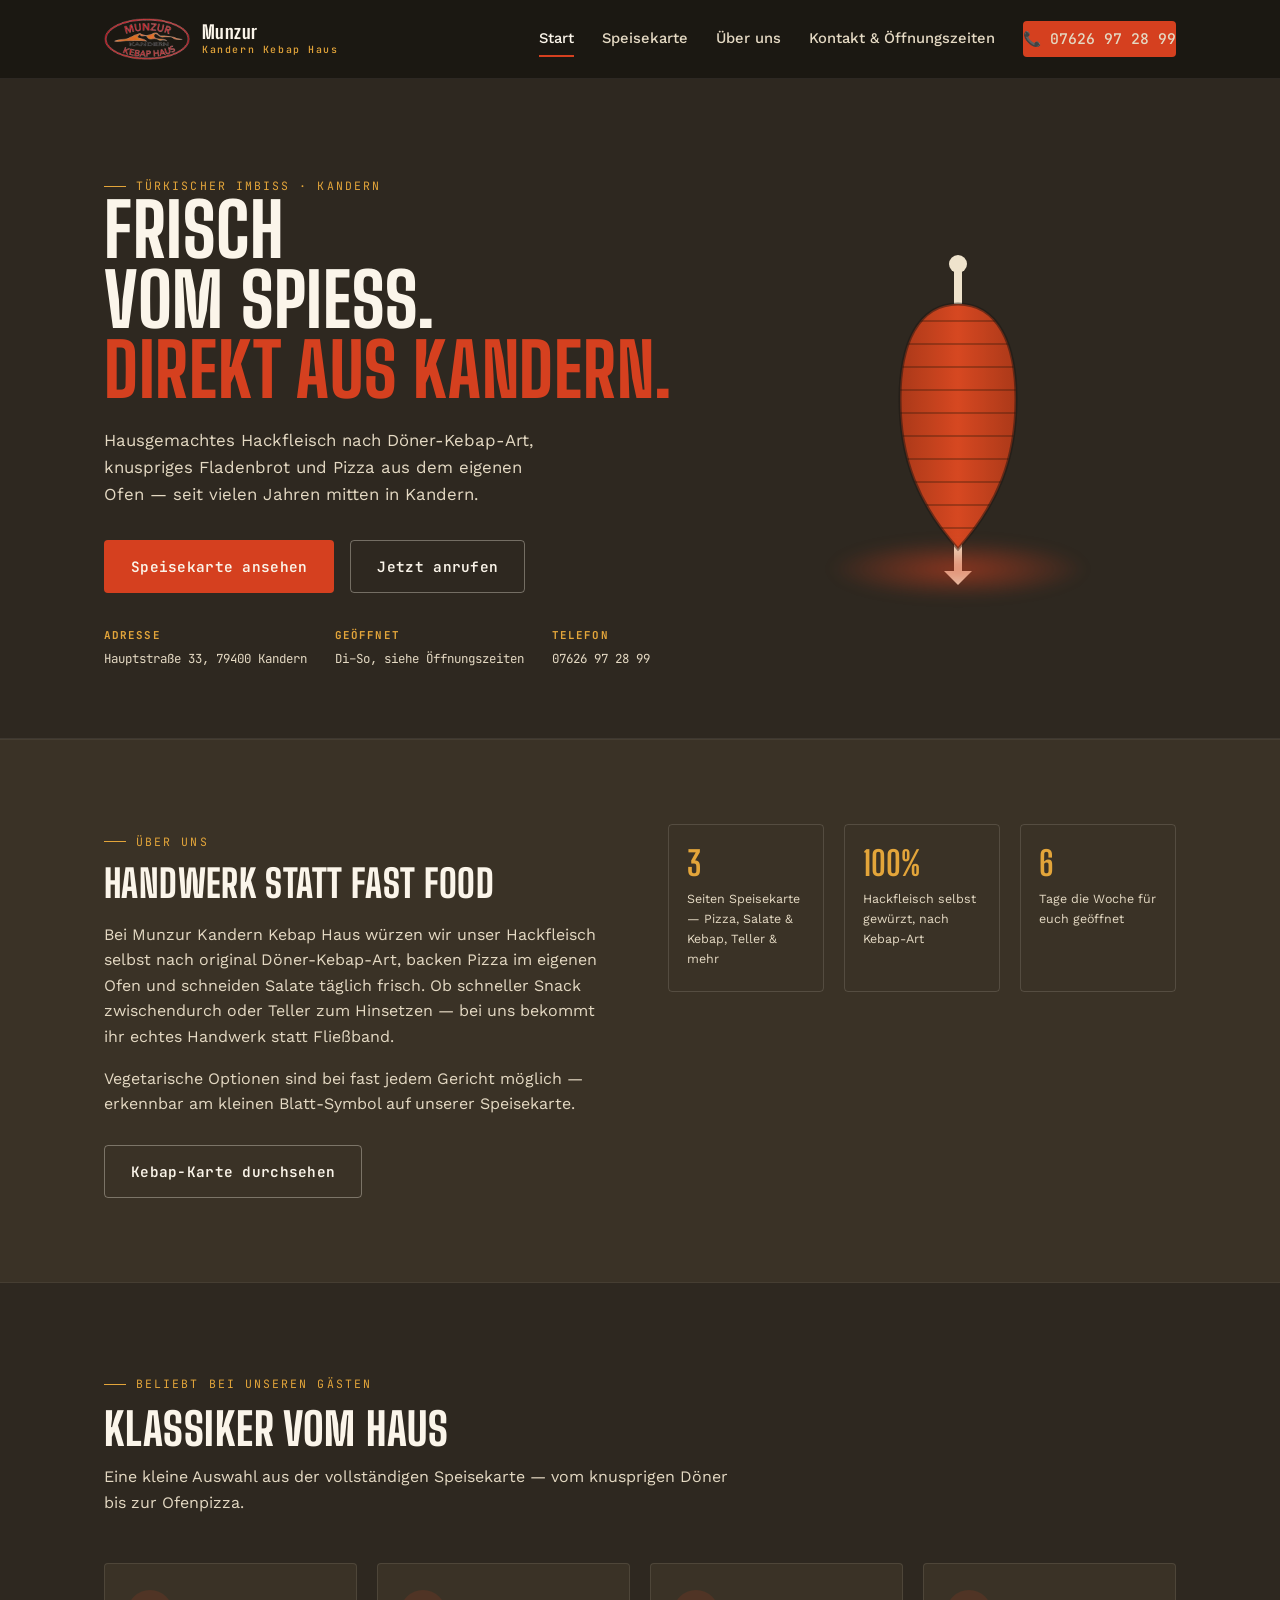
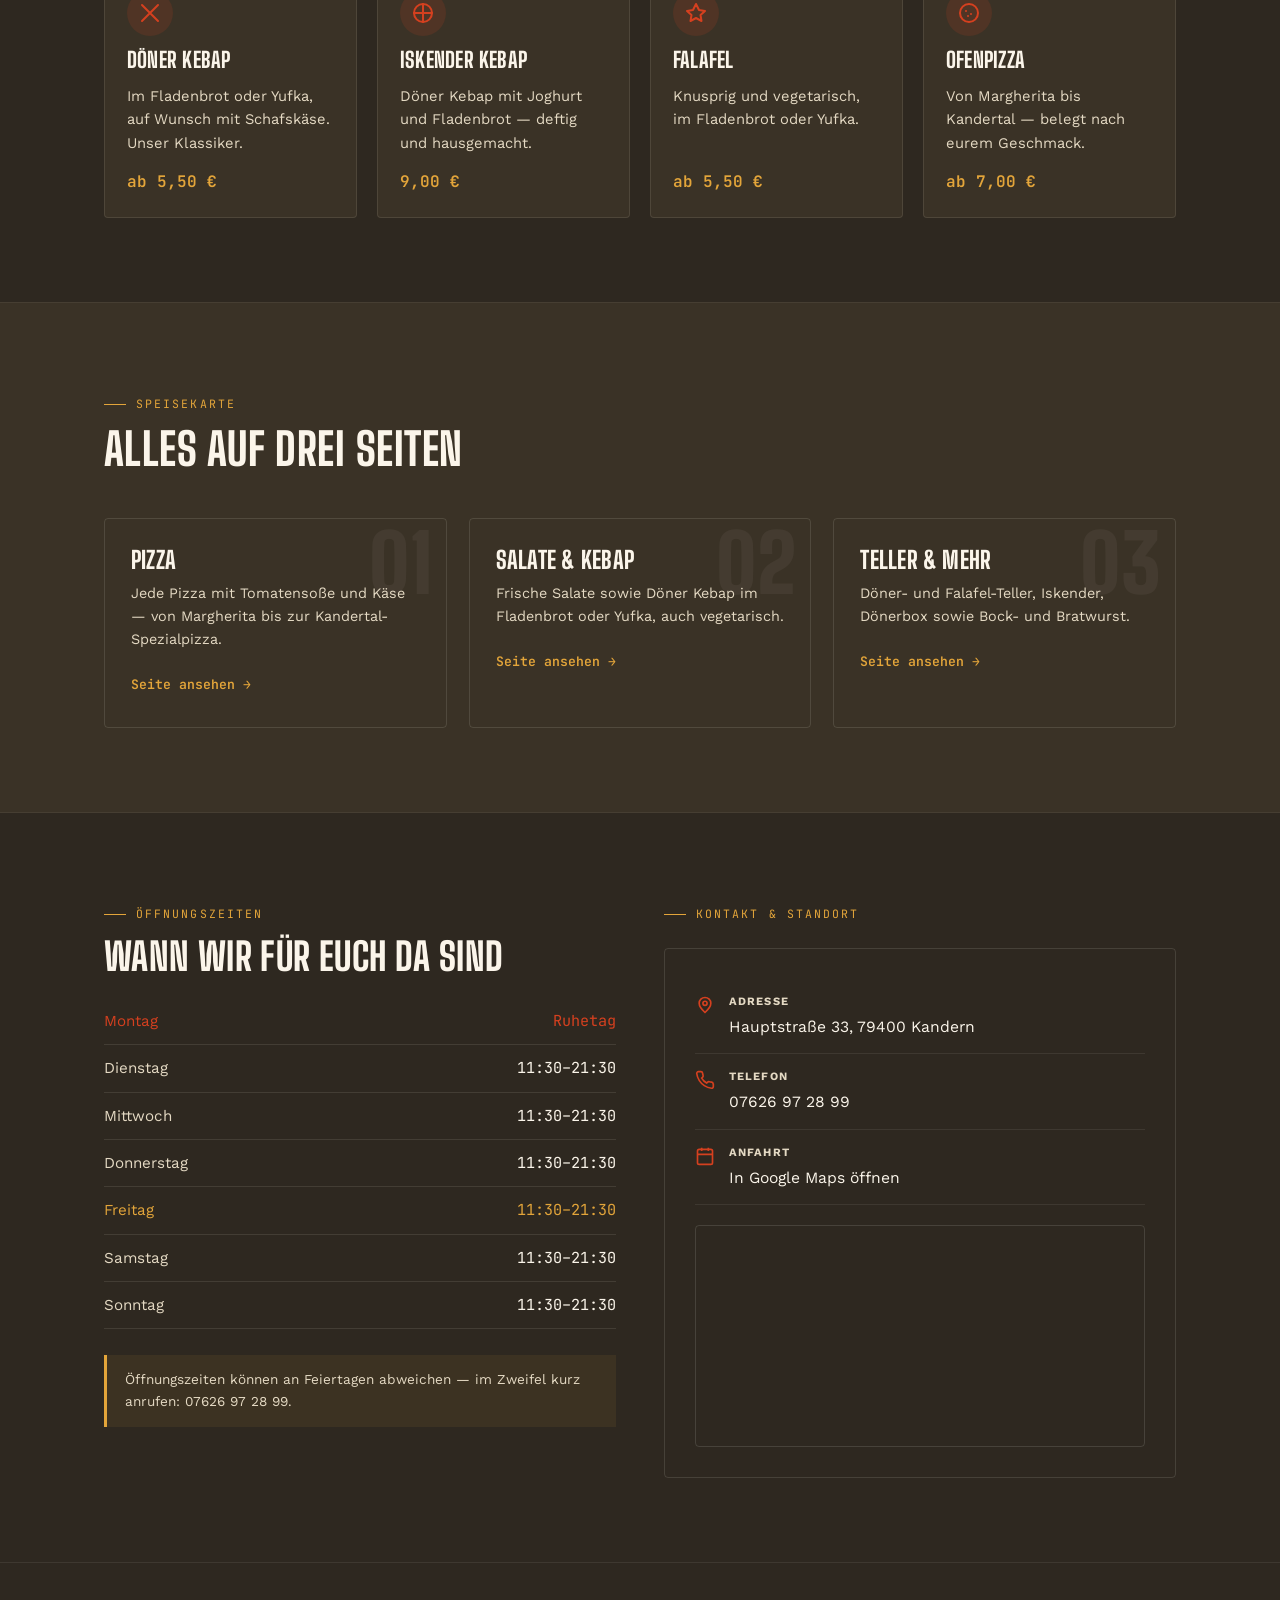
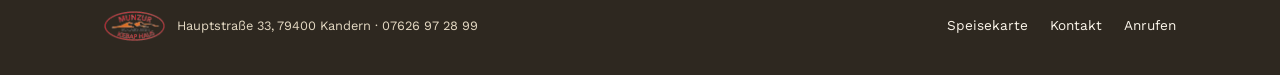
<file: index.html>
<!DOCTYPE html>
<html lang="de">
<head>
<meta charset="UTF-8">
<meta name="viewport" content="width=device-width, initial-scale=1.0">
<title>Munzur Kandern Kebap Haus — Döner, Kebap &amp; Pizza in Kandern</title>
<meta name="description" content="Munzur Kandern Kebap Haus: frischer Döner, Kebap, Falafel und Pizza in Kandern. Hauptstraße 33, 79400 Kandern. Jetzt Speisekarte ansehen oder anrufen.">
<link rel="icon" href="logo.png">
<link rel="stylesheet" href="styles.css">
</head>
<body>

<header class="site-header">
  <div class="wrap">
    <a class="brand" href="index.html">
      <img src="logo.png" alt="Munzur Kandern Kebap Haus Logo">
      <span class="brand-name">Munzur<span>Kandern Kebap Haus</span></span>
    </a>
    <button class="nav-toggle" aria-label="Menü öffnen" aria-expanded="false">&#9776;</button>
    <nav class="main-nav">
      <a href="index.html" class="active">Start</a>
      <a href="speisekarte-1.html">Speisekarte</a>
      <a href="index.html#ueber-uns">Über uns</a>
      <a href="index.html#kontakt">Kontakt &amp; Öffnungszeiten</a>
      <a class="nav-call" href="tel:+497626972899">📞 07626 97 28 99</a>
    </nav>
  </div>
</header>

<section class="hero">
  <div class="wrap">
    <div class="hero-copy">
      <span class="eyebrow">Türkischer Imbiss · Kandern</span>
      <h1>Frisch<br>vom Spieß.<br><em>Direkt aus Kandern.</em></h1>
      <p class="lead">Hausgemachtes Hackfleisch nach Döner-Kebap-Art, knuspriges Fladenbrot und Pizza aus dem eigenen Ofen — seit vielen Jahren mitten in Kandern.</p>
      <div class="hero-ctas">
        <a class="btn btn-primary" href="speisekarte-1.html">Speisekarte ansehen</a>
        <a class="btn btn-ghost" href="tel:+497626972899">Jetzt anrufen</a>
      </div>
      <div class="hero-meta">
        <div><strong>Adresse</strong>Hauptstraße 33, 79400 Kandern</div>
        <div><strong>Geöffnet</strong>Di–So, siehe Öffnungszeiten</div>
        <div><strong>Telefon</strong>07626 97 28 99</div>
      </div>
    </div>
    <div class="spit-stage" aria-hidden="true">
      <div class="ember-glow"></div>
      <svg viewBox="0 0 220 340" xmlns="http://www.w3.org/2000/svg">
        <defs>
          <linearGradient id="meatGrad" x1="0" y1="0" x2="1" y2="0">
            <stop offset="0%" stop-color="#9c2c15"/>
            <stop offset="50%" stop-color="#d5401f"/>
            <stop offset="100%" stop-color="#9c2c15"/>
          </linearGradient>
          <clipPath id="coneClip">
            <path d="M110 55
                     C 150 55 168 95 168 150
                     C 168 210 150 255 110 300
                     C 70 255 52 210 52 150
                     C 52 95 70 55 110 55 Z"/>
          </clipPath>
        </defs>

        <!-- rod -->
        <g class="spit-rod">
          <rect x="106" y="15" width="8" height="310" rx="3" fill="#efe3cc"/>
          <circle cx="110" cy="15" r="9" fill="#efe3cc"/>
          <path d="M96 322 L124 322 L110 336 Z" fill="#efe3cc"/>
        </g>

        <!-- rotating meat cone -->
        <g class="meat-wrap">
          <g clip-path="url(#coneClip)">
            <rect x="40" y="50" width="140" height="260" fill="url(#meatGrad)"/>
            <g stroke="#2b1108" stroke-width="2" opacity="0.35">
              <line x1="40" y1="72"  x2="180" y2="72"/>
              <line x1="40" y1="95"  x2="180" y2="95"/>
              <line x1="40" y1="118" x2="180" y2="118"/>
              <line x1="40" y1="141" x2="180" y2="141"/>
              <line x1="40" y1="164" x2="180" y2="164"/>
              <line x1="40" y1="187" x2="180" y2="187"/>
              <line x1="40" y1="210" x2="180" y2="210"/>
              <line x1="40" y1="233" x2="180" y2="233"/>
              <line x1="40" y1="256" x2="180" y2="256"/>
              <line x1="40" y1="279" x2="180" y2="279"/>
            </g>
            <rect x="40" y="50" width="140" height="260" fill="#e3a53a" opacity="0.08"/>
          </g>
          <path d="M110 55 C 150 55 168 95 168 150 C 168 210 150 255 110 300 C 70 255 52 210 52 150 C 52 95 70 55 110 55 Z"
                fill="none" stroke="#1b1712" stroke-width="3" opacity="0.5"/>
        </g>
      </svg>
    </div>
  </div>
</section>

<section class="about" id="ueber-uns">
  <div class="wrap about-grid">
    <div>
      <span class="eyebrow">Über uns</span>
      <h2 style="margin-top:14px; font-size:clamp(1.8rem,3vw,2.4rem); text-transform:uppercase;">Handwerk statt Fast Food</h2>
      <p style="margin-top:20px;">Bei Munzur Kandern Kebap Haus würzen wir unser Hackfleisch selbst nach original Döner-Kebap-Art, backen Pizza im eigenen Ofen und schneiden Salate täglich frisch. Ob schneller Snack zwischendurch oder Teller zum Hinsetzen — bei uns bekommt ihr echtes Handwerk statt Fließband.</p>
      <p>Vegetarische Optionen sind bei fast jedem Gericht möglich — erkennbar am kleinen Blatt-Symbol auf unserer Speisekarte.</p>
      <a class="btn btn-ghost" href="speisekarte-2.html" style="margin-top:12px;">Kebap-Karte durchsehen</a>
    </div>
    <div class="about-figures">
      <div class="figure"><b>3</b><span>Seiten Speisekarte — Pizza, Salate &amp; Kebap, Teller &amp; mehr</span></div>
      <div class="figure"><b>100%</b><span>Hackfleisch selbst gewürzt, nach Kebap-Art</span></div>
      <div class="figure"><b>6</b><span>Tage die Woche für euch geöffnet</span></div>
    </div>
  </div>
</section>

<section class="highlights">
  <div class="wrap">
    <div class="section-head">
      <span class="eyebrow">Beliebt bei unseren Gästen</span>
      <h2>Klassiker vom Haus</h2>
      <p>Eine kleine Auswahl aus der vollständigen Speisekarte — vom knusprigen Döner bis zur Ofenpizza.</p>
    </div>
    <div class="highlights-grid">
      <div class="dish-card">
        <div class="dish-icon">
          <svg viewBox="0 0 24 24" fill="none" stroke="currentColor" stroke-width="2"><path d="M4 4l16 16M4 20L20 4" stroke-linecap="round"/></svg>
        </div>
        <h3>Döner Kebap</h3>
        <p>Im Fladenbrot oder Yufka, auf Wunsch mit Schafskäse. Unser Klassiker.</p>
        <span class="dish-price">ab 5,50 €</span>
      </div>
      <div class="dish-card">
        <div class="dish-icon">
          <svg viewBox="0 0 24 24" fill="none" stroke="currentColor" stroke-width="2"><circle cx="12" cy="12" r="9"/><path d="M12 3v18M3 12h18" stroke-linecap="round"/></svg>
        </div>
        <h3>Iskender Kebap</h3>
        <p>Döner Kebap mit Joghurt und Fladenbrot — deftig und hausgemacht.</p>
        <span class="dish-price">9,00 €</span>
      </div>
      <div class="dish-card">
        <div class="dish-icon">
          <svg viewBox="0 0 24 24" fill="none" stroke="currentColor" stroke-width="2"><path d="M12 3l3 6 6 1-4.5 4 1 6L12 17l-5.5 3 1-6L3 10l6-1z" stroke-linejoin="round"/></svg>
        </div>
        <h3>Falafel</h3>
        <p>Knusprig und vegetarisch, im Fladenbrot oder Yufka.</p>
        <span class="dish-price">ab 5,50 €</span>
      </div>
      <div class="dish-card">
        <div class="dish-icon">
          <svg viewBox="0 0 24 24" fill="none" stroke="currentColor" stroke-width="2"><circle cx="12" cy="12" r="9"/><circle cx="9" cy="10" r="1" fill="currentColor" stroke="none"/><circle cx="14" cy="13" r="1" fill="currentColor" stroke="none"/><circle cx="11" cy="15" r="1" fill="currentColor" stroke="none"/></svg>
        </div>
        <h3>Ofenpizza</h3>
        <p>Von Margherita bis Kandertal — belegt nach eurem Geschmack.</p>
        <span class="dish-price">ab 7,00 €</span>
      </div>
    </div>
  </div>
</section>

<section class="menu-teaser">
  <div class="wrap">
    <div class="section-head">
      <span class="eyebrow">Speisekarte</span>
      <h2>Alles auf drei Seiten</h2>
    </div>
    <div class="teaser-grid">
      <div class="teaser-card" data-num="01">
        <h3>Pizza</h3>
        <p>Jede Pizza mit Tomatensoße und Käse — von Margherita bis zur Kandertal-Spezialpizza.</p>
        <a href="speisekarte-1.html">Seite ansehen →</a>
      </div>
      <div class="teaser-card" data-num="02">
        <h3>Salate &amp; Kebap</h3>
        <p>Frische Salate sowie Döner Kebap im Fladenbrot oder Yufka, auch vegetarisch.</p>
        <a href="speisekarte-2.html">Seite ansehen →</a>
      </div>
      <div class="teaser-card" data-num="03">
        <h3>Teller &amp; mehr</h3>
        <p>Döner- und Falafel-Teller, Iskender, Dönerbox sowie Bock- und Bratwurst.</p>
        <a href="speisekarte-3.html">Seite ansehen →</a>
      </div>
    </div>
  </div>
</section>

<section id="kontakt">
  <div class="wrap info-grid">
    <div>
      <span class="eyebrow">Öffnungszeiten</span>
      <h2 style="margin-top:14px; font-size:clamp(1.8rem,3vw,2.4rem); text-transform:uppercase;">Wann wir für euch da sind</h2>
      <table class="hours-table" style="margin-top:24px;">
        <tr data-day="mon" class="closed"><td>Montag</td><td>Ruhetag</td></tr>
        <tr data-day="tue"><td>Dienstag</td><td>11:30–21:30</td></tr>
        <tr data-day="wed"><td>Mittwoch</td><td>11:30–21:30</td></tr>
        <tr data-day="thu"><td>Donnerstag</td><td>11:30–21:30</td></tr>
        <tr data-day="fri"><td>Freitag</td><td>11:30–21:30</td></tr>
        <tr data-day="sat"><td>Samstag</td><td>11:30–21:30</td></tr>
        <tr data-day="sun"><td>Sonntag</td><td>11:30–21:30</td></tr>
      </table>
      <p class="price-note">Öffnungszeiten können an Feiertagen abweichen — im Zweifel kurz anrufen: 07626 97 28 99.</p>
    </div>
    <div>
      <span class="eyebrow">Kontakt &amp; Standort</span>
      <div class="contact-card" style="margin-top:24px;">
        <div class="row">
          <svg viewBox="0 0 24 24" fill="none" stroke="currentColor" stroke-width="2"><path d="M12 21s-7-6.2-7-11a7 7 0 0114 0c0 4.8-7 11-7 11z"/><circle cx="12" cy="10" r="2.5"/></svg>
          <div><b>Adresse</b><span>Hauptstraße 33, 79400 Kandern</span></div>
        </div>
        <div class="row">
          <svg viewBox="0 0 24 24" fill="none" stroke="currentColor" stroke-width="2"><path d="M22 16.9v3a2 2 0 01-2.2 2 19.8 19.8 0 01-8.6-3.1 19.5 19.5 0 01-6-6A19.8 19.8 0 012.1 4.2 2 2 0 014.1 2h3a2 2 0 012 1.7c.1.9.3 1.8.6 2.7a2 2 0 01-.5 2.1L8 9.7a16 16 0 006 6l1.2-1.2a2 2 0 012.1-.5c.9.3 1.8.5 2.7.6a2 2 0 011.7 2z"/></svg>
          <div><b>Telefon</b><a href="tel:+497626972899">07626 97 28 99</a></div>
        </div>
        <div class="row">
          <svg viewBox="0 0 24 24" fill="none" stroke="currentColor" stroke-width="2"><rect x="3" y="4" width="18" height="18" rx="2"/><path d="M16 2v4M8 2v4M3 10h18"/></svg>
          <div><b>Anfahrt</b><a href="https://www.google.com/maps/search/?api=1&query=Munzur+Kebap+Haus+Hauptstra%C3%9Fe+33+79400+Kandern" target="_blank" rel="noopener">In Google Maps öffnen</a></div>
        </div>
        <div class="map-frame">
          <iframe title="Karte Munzur Kandern Kebap Haus" loading="lazy"
            src="https://www.openstreetmap.org/export/embed.html?bbox=7.6537%2C47.7013%2C7.6697%2C47.7093&layer=mapnik&marker=47.7148%2C7.6607">
          </iframe>
        </div>
      </div>
    </div>
  </div>
</section>

<footer>
  <div class="wrap footer-grid">
    <div class="footer-brand">
      <img src="logo.png" alt="Munzur Kandern Kebap Haus">
      <span class="footer-note">Hauptstraße 33, 79400 Kandern · 07626 97 28 99</span>
    </div>
    <div class="footer-links">
      <a href="speisekarte-1.html">Speisekarte</a>
      <a href="index.html#kontakt">Kontakt</a>
      <a href="tel:+497626972899">Anrufen</a>
    </div>
  </div>
</footer>

<script src="script.js"></script>
</body>
</html>
</file>
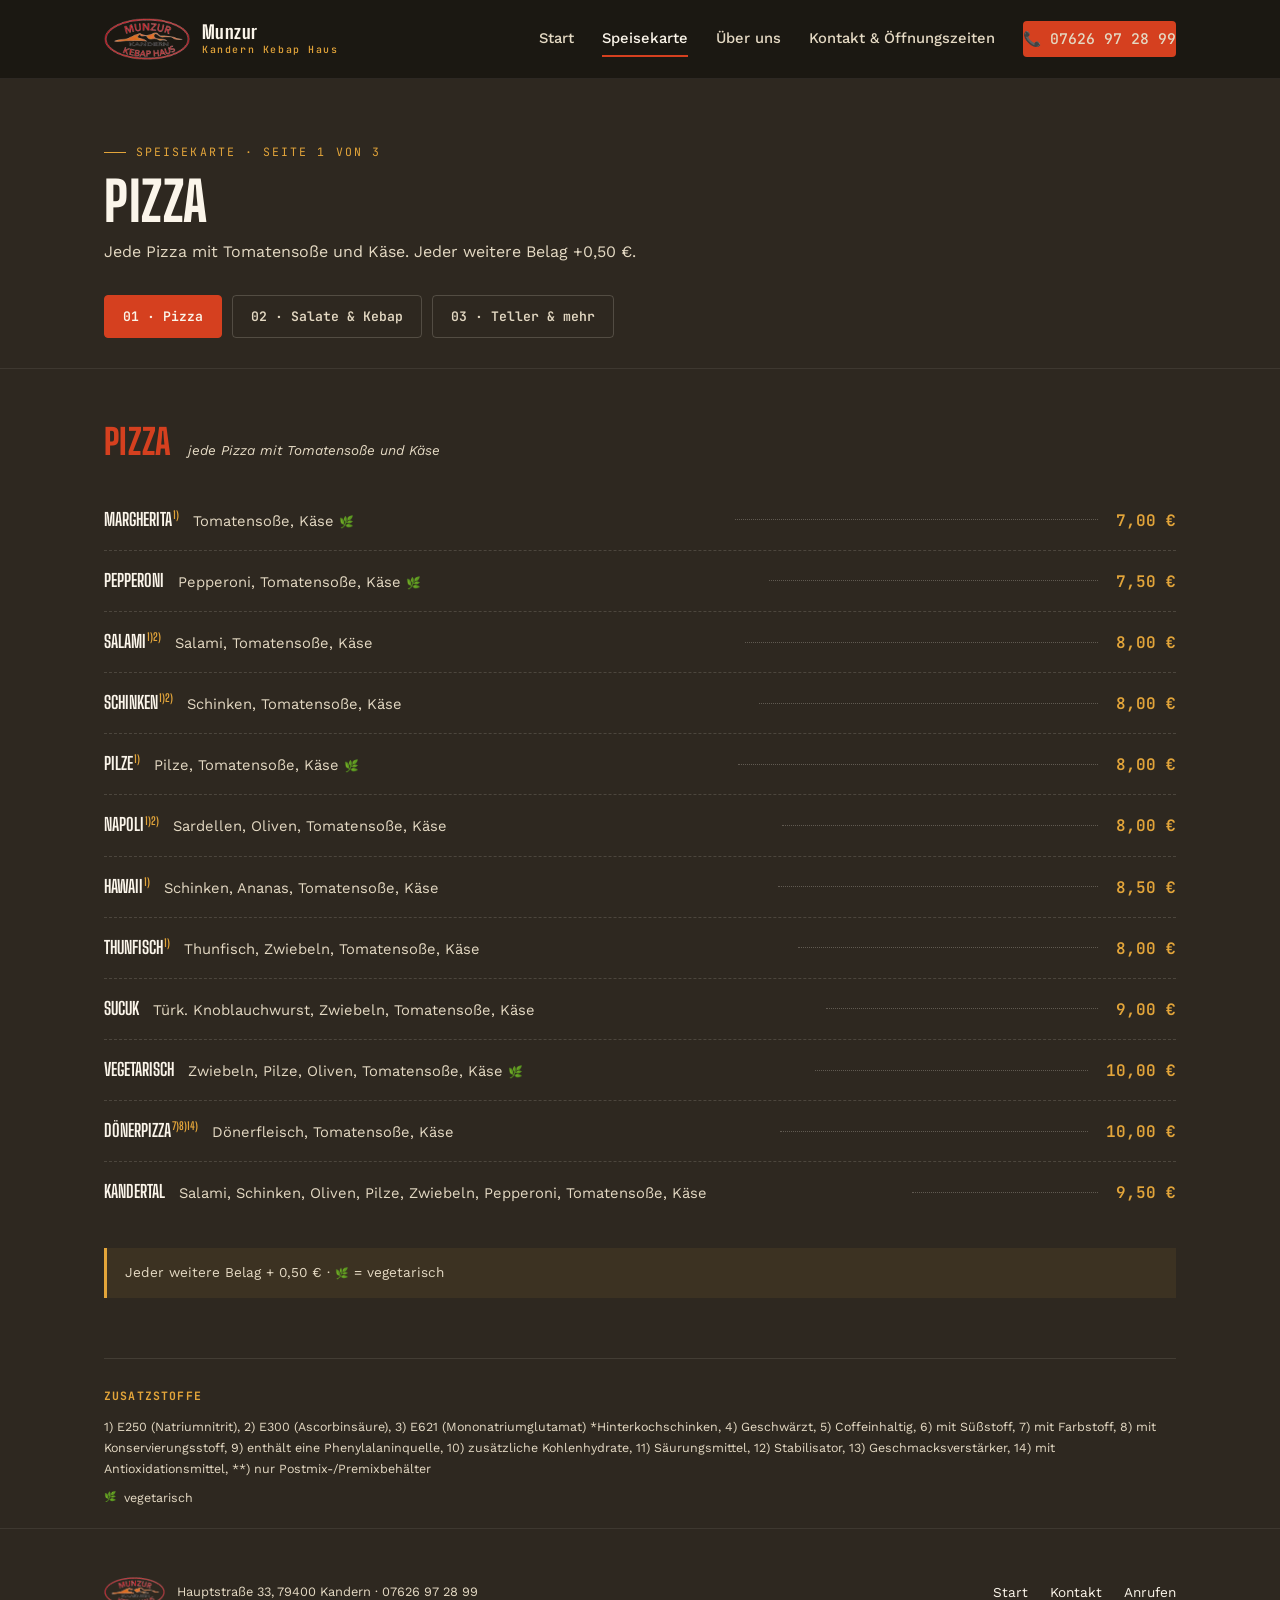
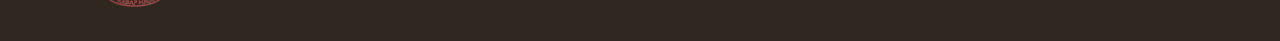
<file: speisekarte-1.html>
<!DOCTYPE html>
<html lang="de">
<head>
<meta charset="UTF-8">
<meta name="viewport" content="width=device-width, initial-scale=1.0">
<title>Pizza — Speisekarte | Munzur Kandern Kebap Haus</title>
<meta name="description" content="Pizza-Karte von Munzur Kandern Kebap Haus: von Margherita bis Kandertal, jede Pizza mit Tomatensoße und Käse.">
<link rel="icon" href="logo.png">
<link rel="stylesheet" href="styles.css">
</head>
<body>

<header class="site-header">
  <div class="wrap">
    <a class="brand" href="index.html">
      <img src="logo.png" alt="Munzur Kandern Kebap Haus Logo">
      <span class="brand-name">Munzur<span>Kandern Kebap Haus</span></span>
    </a>
    <button class="nav-toggle" aria-label="Menü öffnen" aria-expanded="false">&#9776;</button>
    <nav class="main-nav">
      <a href="index.html">Start</a>
      <a href="speisekarte-1.html" class="active">Speisekarte</a>
      <a href="index.html#ueber-uns">Über uns</a>
      <a href="index.html#kontakt">Kontakt &amp; Öffnungszeiten</a>
      <a class="nav-call" href="tel:+497626972899">📞 07626 97 28 99</a>
    </nav>
  </div>
</header>

<section class="menu-hero">
  <div class="wrap">
    <span class="eyebrow">Speisekarte · Seite 1 von 3</span>
    <h1 style="margin-top:14px;">Pizza</h1>
    <p>Jede Pizza mit Tomatensoße und Käse. Jeder weitere Belag +0,50 €.</p>
    <div class="menu-tabs">
      <a href="speisekarte-1.html" class="active">01 · Pizza</a>
      <a href="speisekarte-2.html">02 · Salate &amp; Kebap</a>
      <a href="speisekarte-3.html">03 · Teller &amp; mehr</a>
    </div>
  </div>
</section>

<section class="menu-section">
  <div class="wrap">

    <div class="menu-cat-head">
      <h2>Pizza</h2>
      <span class="menu-cat-note">jede Pizza mit Tomatensoße und Käse</span>
    </div>

    <ul class="menu-list">
      <li class="menu-item">
        <span class="menu-item-name">Margherita<sup class="fn">1)</sup></span>
        <span class="menu-item-desc">Tomatensoße, Käse <span class="leaf">🌿</span></span>
        <span class="menu-item-leader"></span>
        <span class="menu-item-price">7,00 €</span>
      </li>
      <li class="menu-item">
        <span class="menu-item-name">Pepperoni</span>
        <span class="menu-item-desc">Pepperoni, Tomatensoße, Käse <span class="leaf">🌿</span></span>
        <span class="menu-item-leader"></span>
        <span class="menu-item-price">7,50 €</span>
      </li>
      <li class="menu-item">
        <span class="menu-item-name">Salami<sup class="fn">1)2)</sup></span>
        <span class="menu-item-desc">Salami, Tomatensoße, Käse</span>
        <span class="menu-item-leader"></span>
        <span class="menu-item-price">8,00 €</span>
      </li>
      <li class="menu-item">
        <span class="menu-item-name">Schinken<sup class="fn">1)2)</sup></span>
        <span class="menu-item-desc">Schinken, Tomatensoße, Käse</span>
        <span class="menu-item-leader"></span>
        <span class="menu-item-price">8,00 €</span>
      </li>
      <li class="menu-item">
        <span class="menu-item-name">Pilze<sup class="fn">1)</sup></span>
        <span class="menu-item-desc">Pilze, Tomatensoße, Käse <span class="leaf">🌿</span></span>
        <span class="menu-item-leader"></span>
        <span class="menu-item-price">8,00 €</span>
      </li>
      <li class="menu-item">
        <span class="menu-item-name">Napoli<sup class="fn">1)2)</sup></span>
        <span class="menu-item-desc">Sardellen, Oliven, Tomatensoße, Käse</span>
        <span class="menu-item-leader"></span>
        <span class="menu-item-price">8,00 €</span>
      </li>
      <li class="menu-item">
        <span class="menu-item-name">Hawaii<sup class="fn">1)</sup></span>
        <span class="menu-item-desc">Schinken, Ananas, Tomatensoße, Käse</span>
        <span class="menu-item-leader"></span>
        <span class="menu-item-price">8,50 €</span>
      </li>
      <li class="menu-item">
        <span class="menu-item-name">Thunfisch<sup class="fn">1)</sup></span>
        <span class="menu-item-desc">Thunfisch, Zwiebeln, Tomatensoße, Käse</span>
        <span class="menu-item-leader"></span>
        <span class="menu-item-price">8,00 €</span>
      </li>
      <li class="menu-item">
        <span class="menu-item-name">Sucuk</span>
        <span class="menu-item-desc">Türk. Knoblauchwurst, Zwiebeln, Tomatensoße, Käse</span>
        <span class="menu-item-leader"></span>
        <span class="menu-item-price">9,00 €</span>
      </li>
      <li class="menu-item">
        <span class="menu-item-name">Vegetarisch</span>
        <span class="menu-item-desc">Zwiebeln, Pilze, Oliven, Tomatensoße, Käse <span class="leaf">🌿</span></span>
        <span class="menu-item-leader"></span>
        <span class="menu-item-price">10,00 €</span>
      </li>
      <li class="menu-item">
        <span class="menu-item-name">Dönerpizza<sup class="fn">7)8)14)</sup></span>
        <span class="menu-item-desc">Dönerfleisch, Tomatensoße, Käse</span>
        <span class="menu-item-leader"></span>
        <span class="menu-item-price">10,00 €</span>
      </li>
      <li class="menu-item">
        <span class="menu-item-name">Kandertal</span>
        <span class="menu-item-desc">Salami, Schinken, Oliven, Pilze, Zwiebeln, Pepperoni, Tomatensoße, Käse</span>
        <span class="menu-item-leader"></span>
        <span class="menu-item-price">9,50 €</span>
      </li>
    </ul>

    <p class="price-note">Jeder weitere Belag + 0,50 € · <span class="leaf">🌿</span> = vegetarisch</p>

    <div class="legend">
      <h4>Zusatzstoffe</h4>
      <p>1) E250 (Natriumnitrit), 2) E300 (Ascorbinsäure), 3) E621 (Mononatriumglutamat) *Hinterkochschinken, 4) Geschwärzt, 5) Coffeinhaltig, 6) mit Süßstoff, 7) mit Farbstoff, 8) mit Konservierungsstoff, 9) enthält eine Phenylalaninquelle, 10) zusätzliche Kohlenhydrate, 11) Säurungsmittel, 12) Stabilisator, 13) Geschmacksverstärker, 14) mit Antioxidationsmittel, **) nur Postmix-/Premixbehälter</p>
      <p class="leaf-key"><span class="leaf">🌿</span> vegetarisch</p>
    </div>

  </div>
</section>

<footer>
  <div class="wrap footer-grid">
    <div class="footer-brand">
      <img src="logo.png" alt="Munzur Kandern Kebap Haus">
      <span class="footer-note">Hauptstraße 33, 79400 Kandern · 07626 97 28 99</span>
    </div>
    <div class="footer-links">
      <a href="index.html">Start</a>
      <a href="index.html#kontakt">Kontakt</a>
      <a href="tel:+497626972899">Anrufen</a>
    </div>
  </div>
</footer>

<script src="script.js"></script>
</body>
</html>
</file>
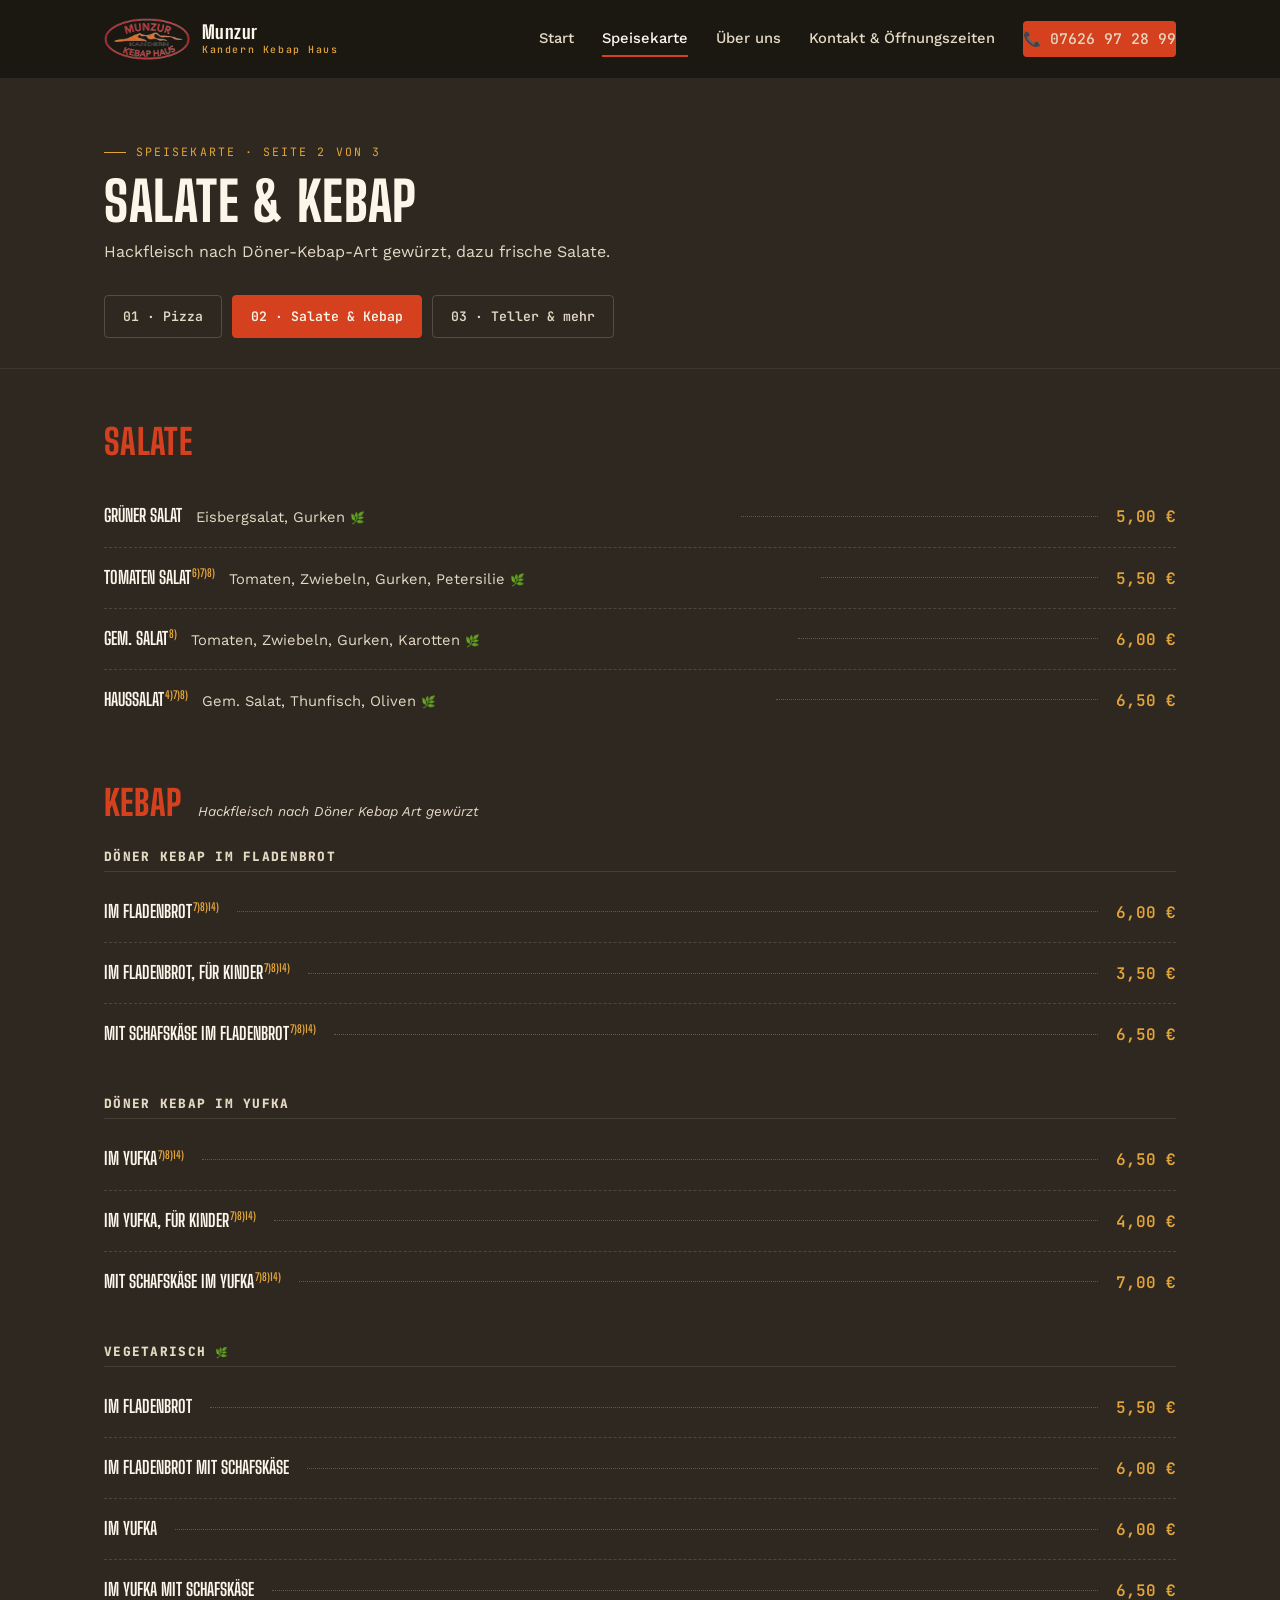
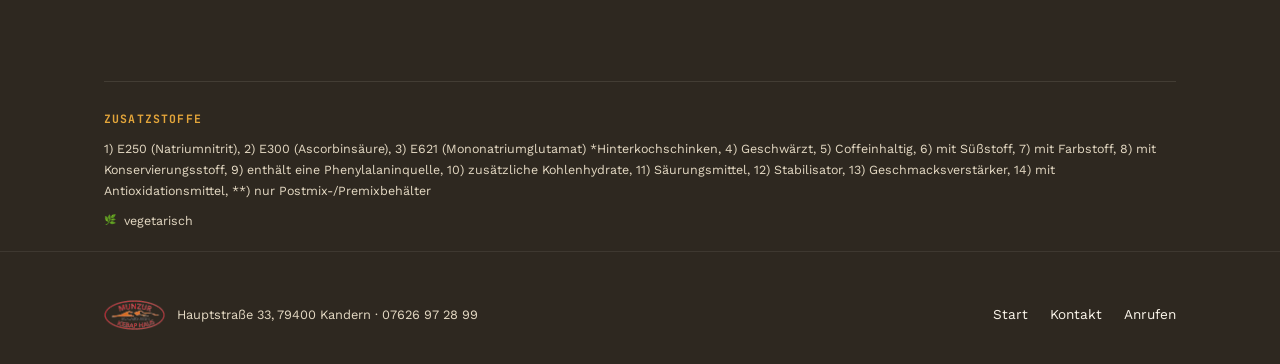
<file: speisekarte-2.html>
<!DOCTYPE html>
<html lang="de">
<head>
<meta charset="UTF-8">
<meta name="viewport" content="width=device-width, initial-scale=1.0">
<title>Salate &amp; Kebap — Speisekarte | Munzur Kandern Kebap Haus</title>
<meta name="description" content="Salate und Döner Kebap im Fladenbrot oder Yufka bei Munzur Kandern Kebap Haus, auch vegetarisch.">
<link rel="icon" href="logo.png">
<link rel="stylesheet" href="styles.css">
</head>
<body>

<header class="site-header">
  <div class="wrap">
    <a class="brand" href="index.html">
      <img src="logo.png" alt="Munzur Kandern Kebap Haus Logo">
      <span class="brand-name">Munzur<span>Kandern Kebap Haus</span></span>
    </a>
    <button class="nav-toggle" aria-label="Menü öffnen" aria-expanded="false">&#9776;</button>
    <nav class="main-nav">
      <a href="index.html">Start</a>
      <a href="speisekarte-1.html" class="active">Speisekarte</a>
      <a href="index.html#ueber-uns">Über uns</a>
      <a href="index.html#kontakt">Kontakt &amp; Öffnungszeiten</a>
      <a class="nav-call" href="tel:+497626972899">📞 07626 97 28 99</a>
    </nav>
  </div>
</header>

<section class="menu-hero">
  <div class="wrap">
    <span class="eyebrow">Speisekarte · Seite 2 von 3</span>
    <h1 style="margin-top:14px;">Salate &amp; Kebap</h1>
    <p>Hackfleisch nach Döner-Kebap-Art gewürzt, dazu frische Salate.</p>
    <div class="menu-tabs">
      <a href="speisekarte-1.html">01 · Pizza</a>
      <a href="speisekarte-2.html" class="active">02 · Salate &amp; Kebap</a>
      <a href="speisekarte-3.html">03 · Teller &amp; mehr</a>
    </div>
  </div>
</section>

<section class="menu-section">
  <div class="wrap">

    <div class="menu-cat-head">
      <h2>Salate</h2>
    </div>
    <ul class="menu-list">
      <li class="menu-item">
        <span class="menu-item-name">Grüner Salat</span>
        <span class="menu-item-desc">Eisbergsalat, Gurken <span class="leaf">🌿</span></span>
        <span class="menu-item-leader"></span>
        <span class="menu-item-price">5,00 €</span>
      </li>
      <li class="menu-item">
        <span class="menu-item-name">Tomaten Salat<sup class="fn">6)7)8)</sup></span>
        <span class="menu-item-desc">Tomaten, Zwiebeln, Gurken, Petersilie <span class="leaf">🌿</span></span>
        <span class="menu-item-leader"></span>
        <span class="menu-item-price">5,50 €</span>
      </li>
      <li class="menu-item">
        <span class="menu-item-name">Gem. Salat<sup class="fn">8)</sup></span>
        <span class="menu-item-desc">Tomaten, Zwiebeln, Gurken, Karotten <span class="leaf">🌿</span></span>
        <span class="menu-item-leader"></span>
        <span class="menu-item-price">6,00 €</span>
      </li>
      <li class="menu-item">
        <span class="menu-item-name">Haussalat<sup class="fn">4)7)8)</sup></span>
        <span class="menu-item-desc">Gem. Salat, Thunfisch, Oliven <span class="leaf">🌿</span></span>
        <span class="menu-item-leader"></span>
        <span class="menu-item-price">6,50 €</span>
      </li>
    </ul>

    <div class="menu-cat-head" style="margin-top:56px;">
      <h2>Kebap</h2>
      <span class="menu-cat-note">Hackfleisch nach Döner Kebap Art gewürzt</span>
    </div>

    <div class="menu-subgroup">
      <h3>Döner Kebap im Fladenbrot</h3>
      <ul class="menu-list">
        <li class="menu-item">
          <span class="menu-item-name">Im Fladenbrot<sup class="fn">7)8)14)</sup></span>
          <span class="menu-item-leader"></span>
          <span class="menu-item-price">6,00 €</span>
        </li>
        <li class="menu-item">
          <span class="menu-item-name">Im Fladenbrot, für Kinder<sup class="fn">7)8)14)</sup></span>
          <span class="menu-item-leader"></span>
          <span class="menu-item-price">3,50 €</span>
        </li>
        <li class="menu-item">
          <span class="menu-item-name">Mit Schafskäse im Fladenbrot<sup class="fn">7)8)14)</sup></span>
          <span class="menu-item-leader"></span>
          <span class="menu-item-price">6,50 €</span>
        </li>
      </ul>
    </div>

    <div class="menu-subgroup">
      <h3>Döner Kebap im Yufka</h3>
      <ul class="menu-list">
        <li class="menu-item">
          <span class="menu-item-name">Im Yufka<sup class="fn">7)8)14)</sup></span>
          <span class="menu-item-leader"></span>
          <span class="menu-item-price">6,50 €</span>
        </li>
        <li class="menu-item">
          <span class="menu-item-name">Im Yufka, für Kinder<sup class="fn">7)8)14)</sup></span>
          <span class="menu-item-leader"></span>
          <span class="menu-item-price">4,00 €</span>
        </li>
        <li class="menu-item">
          <span class="menu-item-name">Mit Schafskäse im Yufka<sup class="fn">7)8)14)</sup></span>
          <span class="menu-item-leader"></span>
          <span class="menu-item-price">7,00 €</span>
        </li>
      </ul>
    </div>

    <div class="menu-subgroup">
      <h3>Vegetarisch <span class="leaf">🌿</span></h3>
      <ul class="menu-list">
        <li class="menu-item">
          <span class="menu-item-name">Im Fladenbrot</span>
          <span class="menu-item-leader"></span>
          <span class="menu-item-price">5,50 €</span>
        </li>
        <li class="menu-item">
          <span class="menu-item-name">Im Fladenbrot mit Schafskäse</span>
          <span class="menu-item-leader"></span>
          <span class="menu-item-price">6,00 €</span>
        </li>
        <li class="menu-item">
          <span class="menu-item-name">Im Yufka</span>
          <span class="menu-item-leader"></span>
          <span class="menu-item-price">6,00 €</span>
        </li>
        <li class="menu-item">
          <span class="menu-item-name">Im Yufka mit Schafskäse</span>
          <span class="menu-item-leader"></span>
          <span class="menu-item-price">6,50 €</span>
        </li>
      </ul>
    </div>

    <div class="legend">
      <h4>Zusatzstoffe</h4>
      <p>1) E250 (Natriumnitrit), 2) E300 (Ascorbinsäure), 3) E621 (Mononatriumglutamat) *Hinterkochschinken, 4) Geschwärzt, 5) Coffeinhaltig, 6) mit Süßstoff, 7) mit Farbstoff, 8) mit Konservierungsstoff, 9) enthält eine Phenylalaninquelle, 10) zusätzliche Kohlenhydrate, 11) Säurungsmittel, 12) Stabilisator, 13) Geschmacksverstärker, 14) mit Antioxidationsmittel, **) nur Postmix-/Premixbehälter</p>
      <p class="leaf-key"><span class="leaf">🌿</span> vegetarisch</p>
    </div>

  </div>
</section>

<footer>
  <div class="wrap footer-grid">
    <div class="footer-brand">
      <img src="logo.png" alt="Munzur Kandern Kebap Haus">
      <span class="footer-note">Hauptstraße 33, 79400 Kandern · 07626 97 28 99</span>
    </div>
    <div class="footer-links">
      <a href="index.html">Start</a>
      <a href="index.html#kontakt">Kontakt</a>
      <a href="tel:+497626972899">Anrufen</a>
    </div>
  </div>
</footer>

<script src="script.js"></script>
</body>
</html>
</file>
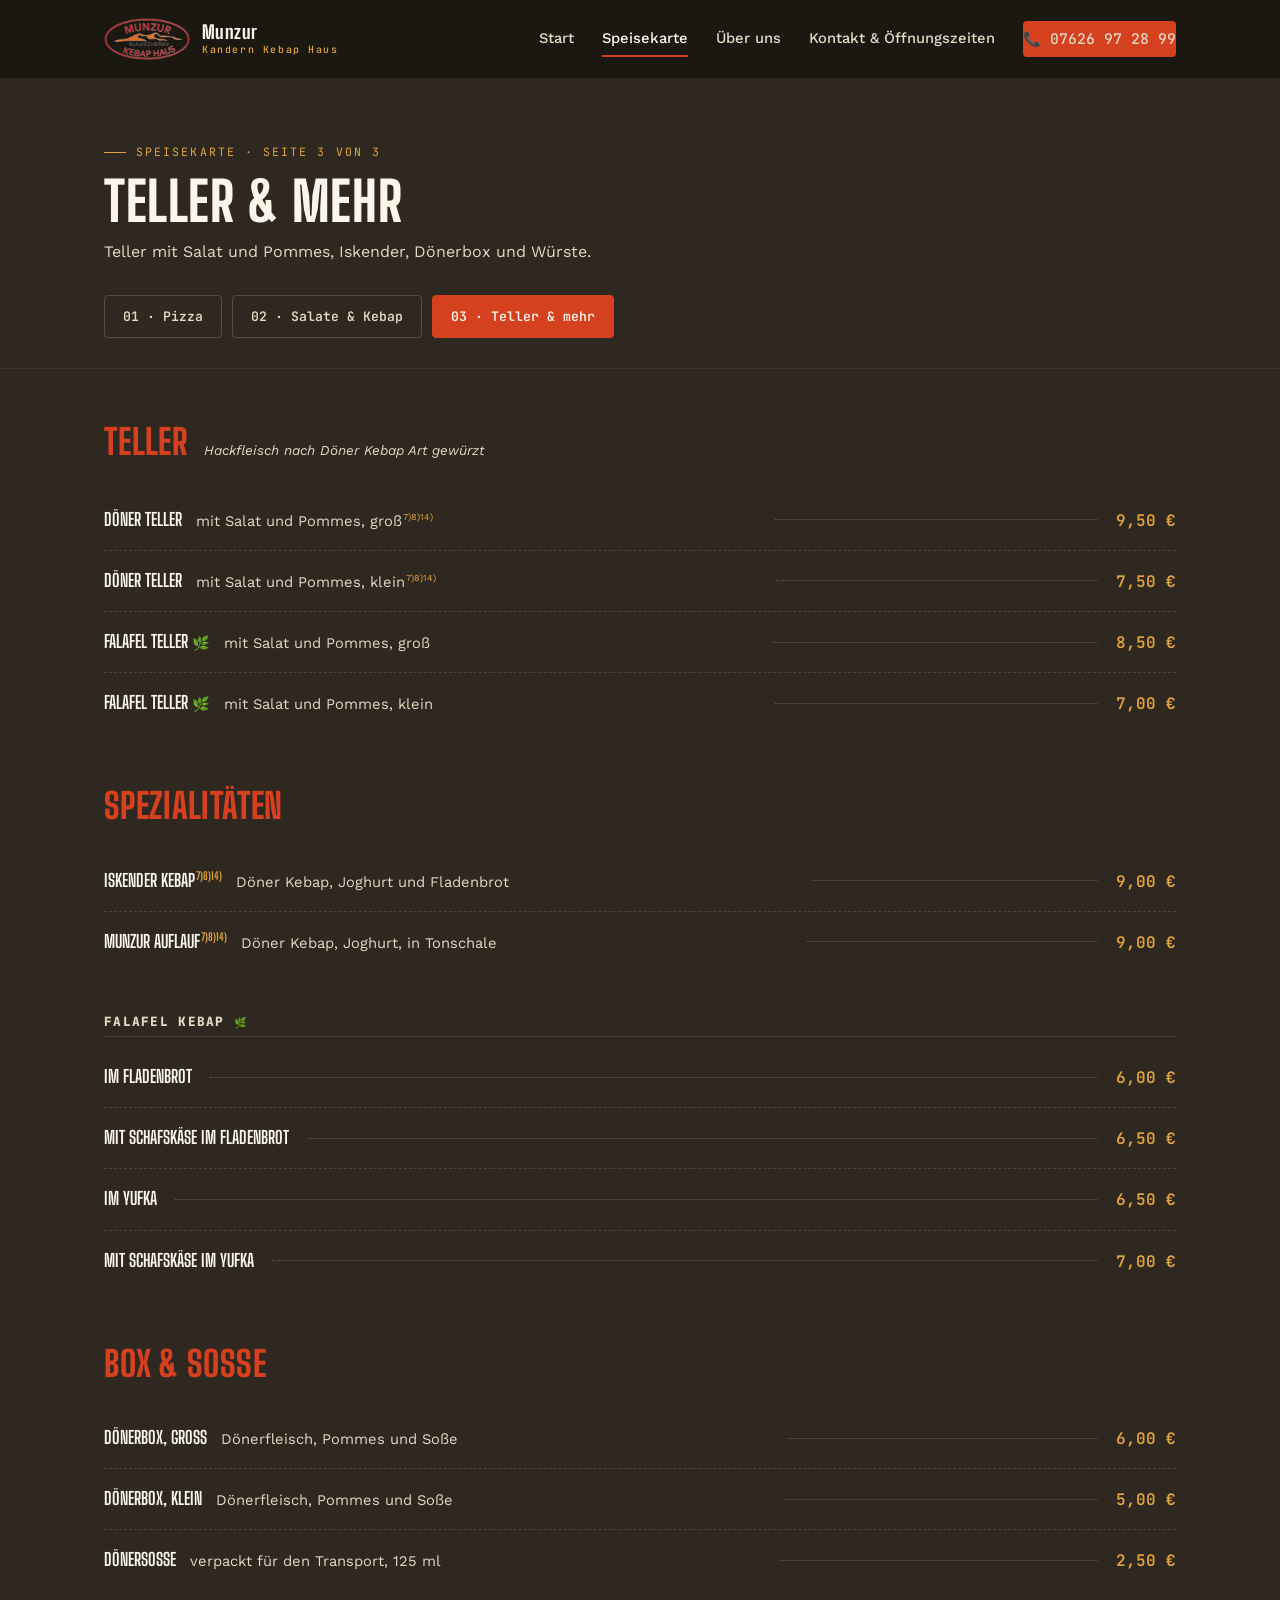
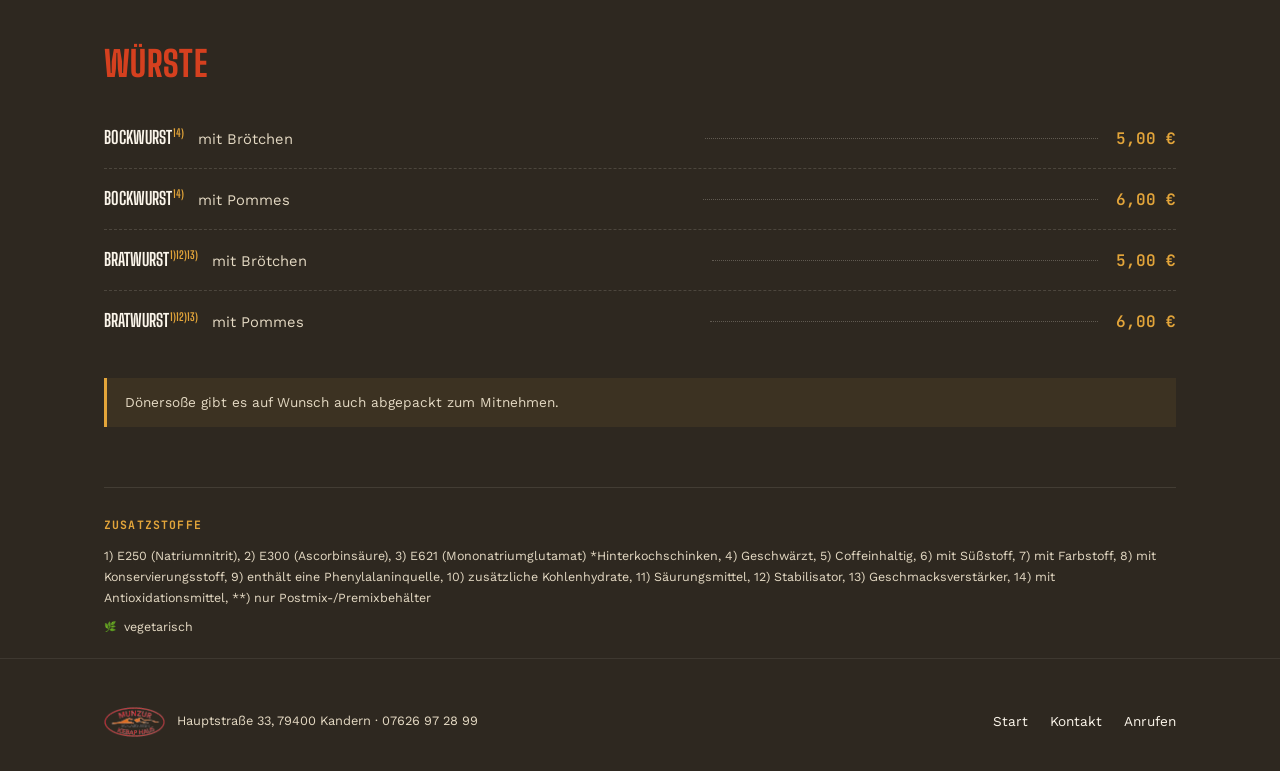
<file: speisekarte-3.html>
<!DOCTYPE html>
<html lang="de">
<head>
<meta charset="UTF-8">
<meta name="viewport" content="width=device-width, initial-scale=1.0">
<title>Teller &amp; mehr — Speisekarte | Munzur Kandern Kebap Haus</title>
<meta name="description" content="Döner- und Falafel-Teller, Iskender Kebap, Dönerbox sowie Bock- und Bratwurst bei Munzur Kandern Kebap Haus.">
<link rel="icon" href="logo.png">
<link rel="stylesheet" href="styles.css">
</head>
<body>

<header class="site-header">
  <div class="wrap">
    <a class="brand" href="index.html">
      <img src="logo.png" alt="Munzur Kandern Kebap Haus Logo">
      <span class="brand-name">Munzur<span>Kandern Kebap Haus</span></span>
    </a>
    <button class="nav-toggle" aria-label="Menü öffnen" aria-expanded="false">&#9776;</button>
    <nav class="main-nav">
      <a href="index.html">Start</a>
      <a href="speisekarte-1.html" class="active">Speisekarte</a>
      <a href="index.html#ueber-uns">Über uns</a>
      <a href="index.html#kontakt">Kontakt &amp; Öffnungszeiten</a>
      <a class="nav-call" href="tel:+497626972899">📞 07626 97 28 99</a>
    </nav>
  </div>
</header>

<section class="menu-hero">
  <div class="wrap">
    <span class="eyebrow">Speisekarte · Seite 3 von 3</span>
    <h1 style="margin-top:14px;">Teller &amp; mehr</h1>
    <p>Teller mit Salat und Pommes, Iskender, Dönerbox und Würste.</p>
    <div class="menu-tabs">
      <a href="speisekarte-1.html">01 · Pizza</a>
      <a href="speisekarte-2.html">02 · Salate &amp; Kebap</a>
      <a href="speisekarte-3.html" class="active">03 · Teller &amp; mehr</a>
    </div>
  </div>
</section>

<section class="menu-section">
  <div class="wrap">

    <div class="menu-cat-head">
      <h2>Teller</h2>
      <span class="menu-cat-note">Hackfleisch nach Döner Kebap Art gewürzt</span>
    </div>
    <ul class="menu-list">
      <li class="menu-item">
        <span class="menu-item-name">Döner Teller</span>
        <span class="menu-item-desc">mit Salat und Pommes, groß<sup class="fn">7)8)14)</sup></span>
        <span class="menu-item-leader"></span>
        <span class="menu-item-price">9,50 €</span>
      </li>
      <li class="menu-item">
        <span class="menu-item-name">Döner Teller</span>
        <span class="menu-item-desc">mit Salat und Pommes, klein<sup class="fn">7)8)14)</sup></span>
        <span class="menu-item-leader"></span>
        <span class="menu-item-price">7,50 €</span>
      </li>
      <li class="menu-item">
        <span class="menu-item-name">Falafel Teller <span class="leaf">🌿</span></span>
        <span class="menu-item-desc">mit Salat und Pommes, groß</span>
        <span class="menu-item-leader"></span>
        <span class="menu-item-price">8,50 €</span>
      </li>
      <li class="menu-item">
        <span class="menu-item-name">Falafel Teller <span class="leaf">🌿</span></span>
        <span class="menu-item-desc">mit Salat und Pommes, klein</span>
        <span class="menu-item-leader"></span>
        <span class="menu-item-price">7,00 €</span>
      </li>
    </ul>

    <div class="menu-cat-head" style="margin-top:56px;">
      <h2>Spezialitäten</h2>
    </div>
    <ul class="menu-list">
      <li class="menu-item">
        <span class="menu-item-name">Iskender Kebap<sup class="fn">7)8)14)</sup></span>
        <span class="menu-item-desc">Döner Kebap, Joghurt und Fladenbrot</span>
        <span class="menu-item-leader"></span>
        <span class="menu-item-price">9,00 €</span>
      </li>
      <li class="menu-item">
        <span class="menu-item-name">Munzur Auflauf<sup class="fn">7)8)14)</sup></span>
        <span class="menu-item-desc">Döner Kebap, Joghurt, in Tonschale</span>
        <span class="menu-item-leader"></span>
        <span class="menu-item-price">9,00 €</span>
      </li>
    </ul>

    <div class="menu-subgroup" style="margin-top:44px;">
      <h3>Falafel Kebap <span class="leaf">🌿</span></h3>
      <ul class="menu-list">
        <li class="menu-item">
          <span class="menu-item-name">Im Fladenbrot</span>
          <span class="menu-item-leader"></span>
          <span class="menu-item-price">6,00 €</span>
        </li>
        <li class="menu-item">
          <span class="menu-item-name">Mit Schafskäse im Fladenbrot</span>
          <span class="menu-item-leader"></span>
          <span class="menu-item-price">6,50 €</span>
        </li>
        <li class="menu-item">
          <span class="menu-item-name">Im Yufka</span>
          <span class="menu-item-leader"></span>
          <span class="menu-item-price">6,50 €</span>
        </li>
        <li class="menu-item">
          <span class="menu-item-name">Mit Schafskäse im Yufka</span>
          <span class="menu-item-leader"></span>
          <span class="menu-item-price">7,00 €</span>
        </li>
      </ul>
    </div>

    <div class="menu-cat-head" style="margin-top:56px;">
      <h2>Box &amp; Soße</h2>
    </div>
    <ul class="menu-list">
      <li class="menu-item">
        <span class="menu-item-name">Dönerbox, groß</span>
        <span class="menu-item-desc">Dönerfleisch, Pommes und Soße</span>
        <span class="menu-item-leader"></span>
        <span class="menu-item-price">6,00 €</span>
      </li>
      <li class="menu-item">
        <span class="menu-item-name">Dönerbox, klein</span>
        <span class="menu-item-desc">Dönerfleisch, Pommes und Soße</span>
        <span class="menu-item-leader"></span>
        <span class="menu-item-price">5,00 €</span>
      </li>
      <li class="menu-item">
        <span class="menu-item-name">Dönersoße</span>
        <span class="menu-item-desc">verpackt für den Transport, 125 ml</span>
        <span class="menu-item-leader"></span>
        <span class="menu-item-price">2,50 €</span>
      </li>
    </ul>

    <div class="menu-cat-head" style="margin-top:56px;">
      <h2>Würste</h2>
    </div>
    <ul class="menu-list">
      <li class="menu-item">
        <span class="menu-item-name">Bockwurst<sup class="fn">14)</sup></span>
        <span class="menu-item-desc">mit Brötchen</span>
        <span class="menu-item-leader"></span>
        <span class="menu-item-price">5,00 €</span>
      </li>
      <li class="menu-item">
        <span class="menu-item-name">Bockwurst<sup class="fn">14)</sup></span>
        <span class="menu-item-desc">mit Pommes</span>
        <span class="menu-item-leader"></span>
        <span class="menu-item-price">6,00 €</span>
      </li>
      <li class="menu-item">
        <span class="menu-item-name">Bratwurst<sup class="fn">1)12)13)</sup></span>
        <span class="menu-item-desc">mit Brötchen</span>
        <span class="menu-item-leader"></span>
        <span class="menu-item-price">5,00 €</span>
      </li>
      <li class="menu-item">
        <span class="menu-item-name">Bratwurst<sup class="fn">1)12)13)</sup></span>
        <span class="menu-item-desc">mit Pommes</span>
        <span class="menu-item-leader"></span>
        <span class="menu-item-price">6,00 €</span>
      </li>
    </ul>

    <p class="price-note">Dönersoße gibt es auf Wunsch auch abgepackt zum Mitnehmen.</p>

    <div class="legend">
      <h4>Zusatzstoffe</h4>
      <p>1) E250 (Natriumnitrit), 2) E300 (Ascorbinsäure), 3) E621 (Mononatriumglutamat) *Hinterkochschinken, 4) Geschwärzt, 5) Coffeinhaltig, 6) mit Süßstoff, 7) mit Farbstoff, 8) mit Konservierungsstoff, 9) enthält eine Phenylalaninquelle, 10) zusätzliche Kohlenhydrate, 11) Säurungsmittel, 12) Stabilisator, 13) Geschmacksverstärker, 14) mit Antioxidationsmittel, **) nur Postmix-/Premixbehälter</p>
      <p class="leaf-key"><span class="leaf">🌿</span> vegetarisch</p>
    </div>

  </div>
</section>

<footer>
  <div class="wrap footer-grid">
    <div class="footer-brand">
      <img src="logo.png" alt="Munzur Kandern Kebap Haus">
      <span class="footer-note">Hauptstraße 33, 79400 Kandern · 07626 97 28 99</span>
    </div>
    <div class="footer-links">
      <a href="index.html">Start</a>
      <a href="index.html#kontakt">Kontakt</a>
      <a href="tel:+497626972899">Anrufen</a>
    </div>
  </div>
</footer>

<script src="script.js"></script>
</body>
</html>
</file>
<file: styles.css>
/* ===========================================================
   Munzur Kandern Kebap Haus — Design tokens
   =========================================================== */
@import url('https://fonts.googleapis.com/css2?family=Big+Shoulders+Display:wght@600;700;800;900&family=Work+Sans:wght@400;500;600;700&family=JetBrains+Mono:wght@500;600;700&display=swap');

:root{
  /* colour */
  --ink:        #2e2820;
  --ink-2:      #3a3226;
  --ink-3:      #473d2d;
  --cream:      #fbf5ea;
  --cream-dim:  #e4d9c3;
  --ember:      #d5401f;
  --ember-dim:  #9c2c15;
  --gold:       #e3a53a;
  --olive:      #7c8a53;

  /* type */
  --f-display: 'Big Shoulders Display', sans-serif;
  --f-body:    'Work Sans', sans-serif;
  --f-mono:    'JetBrains Mono', monospace;

  /* layout */
  --maxw: 1120px;
  --radius: 4px;
}

*, *::before, *::after{ box-sizing: border-box; }
html{ scroll-behavior: smooth; }
body{
  margin:0;
  background: var(--ink);
  color: var(--cream);
  font-family: var(--f-body);
  font-size: 16px;
  line-height: 1.6;
  -webkit-font-smoothing: antialiased;
}
img{ max-width:100%; display:block; }
a{ color: inherit; text-decoration:none; }

.wrap{
  max-width: var(--maxw);
  margin: 0 auto;
  padding: 0 24px;
}

h1,h2,h3{
  font-family: var(--f-display);
  font-weight: 800;
  letter-spacing: 0.01em;
  line-height: 0.95;
  margin: 0;
  color: var(--cream);
}

.eyebrow{
  font-family: var(--f-mono);
  font-size: 0.72rem;
  letter-spacing: 0.18em;
  text-transform: uppercase;
  color: var(--gold);
  display:inline-flex;
  align-items:center;
  gap: 10px;
}
.eyebrow::before{
  content:'';
  width: 22px; height: 1px;
  background: var(--gold);
  display:inline-block;
}

/* ---------- focus ---------- */
a:focus-visible, button:focus-visible{
  outline: 2px solid var(--gold);
  outline-offset: 3px;
}

/* ---------- header ---------- */
.site-header{
  position: sticky;
  top:0;
  z-index: 50;
  background: rgba(27,23,18,0.92);
  backdrop-filter: blur(6px);
  border-bottom: 1px solid rgba(247,240,227,0.08);
}
.site-header .wrap{
  display:flex;
  align-items:center;
  justify-content: space-between;
  gap: 24px;
  height: 78px;
}
.brand{
  display:flex;
  align-items:center;
  gap: 12px;
}
.brand img{ height: 42px; width:auto; }
.brand-name{
  font-family: var(--f-display);
  font-weight: 800;
  font-size: 1.15rem;
  letter-spacing: 0.02em;
  color: var(--cream);
  line-height: 1;
}
.brand-name span{
  display:block;
  font-family: var(--f-mono);
  font-weight: 500;
  font-size: 0.62rem;
  letter-spacing: 0.16em;
  color: var(--gold);
  margin-top: 3px;
}

nav.main-nav{
  display:flex;
  align-items:center;
  gap: 28px;
}
nav.main-nav a{
  font-size: 0.92rem;
  font-weight: 500;
  color: var(--cream-dim);
  position: relative;
  padding: 6px 0;
}
nav.main-nav a:hover, nav.main-nav a.active{ color: var(--cream); }
nav.main-nav a.active::after{
  content:'';
  position:absolute;
  left:0; right:0; bottom:0;
  height:2px;
  background: var(--ember);
}
.nav-call{
  font-family: var(--f-mono);
  font-weight: 600;
  font-size: 0.85rem;
  background: var(--ember);
  color: var(--cream);
  padding: 10px 18px;
  border-radius: var(--radius);
  white-space: nowrap;
}
.nav-call:hover{ background: var(--ember-dim); }

.nav-toggle{
  display:none;
  background:none; border:none;
  color: var(--cream);
  font-size: 1.6rem;
  cursor:pointer;
}

/* ---------- buttons ---------- */
.btn{
  display:inline-flex;
  align-items:center;
  gap:10px;
  padding: 14px 26px;
  font-family: var(--f-mono);
  font-weight: 600;
  font-size: 0.9rem;
  letter-spacing: 0.02em;
  border-radius: var(--radius);
  border: 1px solid transparent;
  cursor:pointer;
}
.btn-primary{ background: var(--ember); color: var(--cream); }
.btn-primary:hover{ background: var(--ember-dim); }
.btn-ghost{ border-color: rgba(247,240,227,0.35); color: var(--cream); }
.btn-ghost:hover{ border-color: var(--gold); color: var(--gold); }

/* ---------- hero ---------- */
.hero{
  position:relative;
  padding: 90px 0 70px;
  overflow:hidden;
  border-bottom: 1px solid rgba(247,240,227,0.08);
}
.hero .wrap{
  display:grid;
  grid-template-columns: 1.15fr 0.85fr;
  gap: 48px;
  align-items:center;
}
.hero h1{
  font-size: clamp(2.8rem, 6vw, 4.6rem);
  text-transform: uppercase;
}
.hero h1 em{
  font-style:normal;
  color: var(--ember);
}
.hero p.lead{
  margin: 22px 0 32px;
  max-width: 46ch;
  color: var(--cream-dim);
  font-size: 1.05rem;
}
.hero-ctas{ display:flex; gap:16px; flex-wrap:wrap; }
.hero-meta{
  margin-top: 34px;
  display:flex;
  gap: 28px;
  font-family: var(--f-mono);
  font-size: 0.78rem;
  color: var(--cream-dim);
}
.hero-meta strong{ display:block; color: var(--gold); font-size:0.68rem; letter-spacing:0.1em; text-transform:uppercase; margin-bottom:4px;}

/* --- signature: rotating spit --- */
.spit-stage{
  position:relative;
  display:flex;
  align-items:center;
  justify-content:center;
  height: 380px;
}
.spit-stage svg{ width: 220px; height: 340px; }
.spit-rod{
  transform-origin: 110px 170px;
}
.meat-wrap{
  transform-origin: 110px 170px;
  animation: spinMeat 7s ease-in-out infinite;
}
@keyframes spinMeat{
  0%    { transform: scaleX(1); }
  12.5% { transform: scaleX(0.9); }
  25%   { transform: scaleX(0.62); }
  37.5% { transform: scaleX(0.9); }
  50%   { transform: scaleX(1); }
  62.5% { transform: scaleX(0.9); }
  75%   { transform: scaleX(0.62); }
  87.5% { transform: scaleX(0.9); }
  100%  { transform: scaleX(1); }
}
.ember-glow{
  position:absolute;
  bottom: 10px;
  width: 260px; height: 60px;
  background: radial-gradient(ellipse at center, rgba(213,64,31,0.55), transparent 70%);
  filter: blur(6px);
}
@media (prefers-reduced-motion: reduce){
  .meat-wrap{ animation: none; }
}

/* ---------- sections ---------- */
section{ padding: 84px 0; }
.section-head{ max-width: 640px; margin-bottom: 48px; }
.section-head h2{ font-size: clamp(2rem, 4vw, 2.8rem); margin-top:14px; text-transform:uppercase; }
.section-head p{ color: var(--cream-dim); margin-top: 14px; }

/* about */
.about{ background: var(--ink-2); border-top:1px solid rgba(247,240,227,0.06); border-bottom:1px solid rgba(247,240,227,0.06); }
.about-grid{
  display:grid;
  grid-template-columns: 1fr 1fr;
  gap: 56px;
  align-items:start;
}
.about-grid p{ color: var(--cream-dim); margin: 0 0 16px; }
.about-figures{
  display:grid;
  grid-template-columns: repeat(3,1fr);
  gap: 20px;
}
.figure{
  border: 1px solid rgba(247,240,227,0.14);
  border-radius: var(--radius);
  padding: 22px 18px;
}
.figure b{
  display:block;
  font-family: var(--f-display);
  font-size: 2.1rem;
  color: var(--gold);
  line-height:1;
}
.figure span{
  display:block;
  margin-top:8px;
  font-size: 0.78rem;
  color: var(--cream-dim);
}

/* highlights */
.highlights-grid{
  display:grid;
  grid-template-columns: repeat(4, 1fr);
  gap: 20px;
}
.dish-card{
  background: var(--ink-2);
  border: 1px solid rgba(247,240,227,0.1);
  border-radius: var(--radius);
  padding: 26px 22px 22px;
  display:flex;
  flex-direction:column;
  gap: 14px;
  transition: border-color .2s, transform .2s;
}
.dish-card:hover{ border-color: var(--ember); transform: translateY(-4px); }
.dish-icon{
  width: 46px; height:46px;
  display:flex; align-items:center; justify-content:center;
  border-radius: 50%;
  background: rgba(213,64,31,0.14);
  color: var(--ember);
}
.dish-icon svg{ width:24px; height:24px; }
.dish-card h3{ font-size:1.35rem; text-transform:uppercase; }
.dish-card p{ color: var(--cream-dim); font-size:0.92rem; margin:0; flex-grow:1; }
.dish-price{ font-family: var(--f-mono); color: var(--gold); font-weight:600; }

/* menu teaser */
.menu-teaser{ background: var(--ink-2); border-top:1px solid rgba(247,240,227,0.06); border-bottom:1px solid rgba(247,240,227,0.06); }
.teaser-grid{ display:grid; grid-template-columns: repeat(3,1fr); gap: 22px; }
.teaser-card{
  position:relative;
  border: 1px solid rgba(247,240,227,0.12);
  border-radius: var(--radius);
  padding: 30px 26px;
  overflow:hidden;
}
.teaser-card::before{
  content: attr(data-num);
  position:absolute;
  right: 14px; top: 4px;
  font-family: var(--f-display);
  font-size: 5rem;
  font-weight:900;
  color: rgba(247,240,227,0.05);
  line-height:1;
}
.teaser-card h3{ font-size:1.5rem; text-transform:uppercase; position:relative; }
.teaser-card p{ color: var(--cream-dim); font-size:0.9rem; margin: 10px 0 20px; position:relative; }
.teaser-card a{ font-family: var(--f-mono); font-size:0.82rem; color: var(--gold); font-weight:600; position:relative; }
.teaser-card a:hover{ color: var(--ember); }

/* info / hours+contact */
.info-grid{
  display:grid;
  grid-template-columns: 1fr 1fr;
  gap: 48px;
}
.hours-table{ width:100%; border-collapse: collapse; }
.hours-table td{
  padding: 11px 0;
  border-bottom: 1px solid rgba(247,240,227,0.1);
  font-size: 0.95rem;
}
.hours-table td:first-child{ color: var(--cream-dim); }
.hours-table td:last-child{ text-align:right; font-family: var(--f-mono); }
.hours-table tr.today td{ color: var(--gold); }
.hours-table tr.closed td{ color: var(--ember); }

.contact-card{
  border: 1px solid rgba(247,240,227,0.12);
  border-radius: var(--radius);
  padding: 30px;
}
.contact-card .row{
  display:flex; gap:14px; align-items:flex-start;
  padding: 14px 0;
  border-bottom: 1px solid rgba(247,240,227,0.08);
}
.contact-card .row:last-child{ border-bottom:none; }
.contact-card .row svg{ width:20px; height:20px; color: var(--ember); flex-shrink:0; margin-top:2px; }
.contact-card .row div b{ display:block; font-size:0.7rem; letter-spacing:0.1em; text-transform:uppercase; color: var(--cream-dim); margin-bottom:3px; }
.contact-card .row div a, .contact-card .row div span{ font-size:0.98rem; }
.map-frame{
  margin-top: 20px;
  border-radius: var(--radius);
  overflow:hidden;
  border: 1px solid rgba(247,240,227,0.12);
  filter: grayscale(0.4) contrast(1.05);
}
.map-frame iframe{ width:100%; height:220px; border:0; display:block; }

/* footer */
footer{ padding: 48px 0 34px; border-top: 1px solid rgba(247,240,227,0.08); }
.footer-grid{
  display:flex;
  justify-content: space-between;
  align-items:center;
  flex-wrap:wrap;
  gap: 20px;
}
.footer-brand{ display:flex; align-items:center; gap:12px; }
.footer-brand img{ height:30px; }
.footer-note{ font-size:0.8rem; color: var(--cream-dim); }
.footer-links{ display:flex; gap:22px; font-size:0.85rem; }
.footer-links a:hover{ color: var(--gold); }

/* ===========================================================
   Menu pages
   =========================================================== */
.menu-hero{
  padding: 56px 0 30px;
  border-bottom: 1px solid rgba(247,240,227,0.08);
}
.menu-hero h1{ font-size: clamp(2.2rem,5vw,3.4rem); text-transform:uppercase; }
.menu-hero p{ color: var(--cream-dim); margin-top:12px; max-width: 60ch; }

.menu-tabs{
  display:flex;
  gap: 10px;
  margin-top: 30px;
  flex-wrap:wrap;
}
.menu-tabs a{
  font-family: var(--f-mono);
  font-size: 0.82rem;
  font-weight:600;
  padding: 10px 18px;
  border: 1px solid rgba(247,240,227,0.18);
  border-radius: var(--radius);
  color: var(--cream-dim);
}
.menu-tabs a.active{ background: var(--ember); border-color: var(--ember); color: var(--cream); }
.menu-tabs a:not(.active):hover{ border-color: var(--gold); color: var(--gold); }

.menu-section{ padding: 56px 0 20px; }
.menu-section + .menu-section{ padding-top: 10px; }
.menu-cat-head{
  display:flex;
  align-items:baseline;
  gap: 16px;
  margin-bottom: 28px;
}
.menu-cat-head h2{
  font-size: clamp(1.7rem, 3vw, 2.2rem);
  text-transform:uppercase;
  color: var(--ember);
}
.menu-cat-note{ font-size:0.85rem; color: var(--cream-dim); font-style:italic; }

.menu-list{ list-style:none; margin:0 0 12px; padding:0; }
.menu-item{
  display:flex;
  align-items:baseline;
  gap: 14px;
  padding: 16px 0;
  border-bottom: 1px dashed rgba(247,240,227,0.15);
}
.menu-item:last-child{ border-bottom:none; }
.menu-item-name{
  font-family: var(--f-display);
  font-weight:700;
  font-size: 1.1rem;
  text-transform:uppercase;
  white-space:nowrap;
  color: var(--cream);
}
.menu-item-desc{ color: var(--cream-dim); font-size:0.92rem; flex-grow:1; }
.menu-item-leader{
  flex-grow:1;
  border-bottom: 1px dotted rgba(247,240,227,0.25);
  margin: 0 4px;
  height: 0;
  min-width: 20px;
  align-self:center;
}
.menu-item-price{
  font-family: var(--f-mono);
  font-weight:600;
  color: var(--gold);
  white-space:nowrap;
}
.leaf{ color: var(--olive); font-size:0.8em; }
sup.fn{ color: var(--gold); font-size: 0.62em; margin-left:1px; }

.menu-subgroup{ margin-bottom: 34px; }
.menu-subgroup h3{
  font-family: var(--f-mono);
  font-size: 0.8rem;
  letter-spacing:0.1em;
  text-transform:uppercase;
  color: var(--cream-dim);
  margin: 0 0 10px;
  padding-bottom: 8px;
  border-bottom: 1px solid rgba(247,240,227,0.1);
}

.legend{
  margin-top: 60px;
  padding-top: 28px;
  border-top: 1px solid rgba(247,240,227,0.1);
  font-size: 0.78rem;
  color: var(--cream-dim);
}
.legend h4{
  font-family: var(--f-mono);
  text-transform:uppercase;
  letter-spacing:0.1em;
  font-size:0.72rem;
  color: var(--gold);
  margin: 0 0 10px;
}
.legend p{ margin:0; line-height:1.7; }
.legend .leaf-key{ margin-top:8px; display:flex; align-items:center; gap:8px; }

.price-note{
  margin-top: 26px;
  padding: 14px 18px;
  border-left: 3px solid var(--gold);
  background: rgba(227,165,58,0.08);
  font-size: 0.85rem;
  color: var(--cream-dim);
}

/* ---------- responsive ---------- */
@media (max-width: 900px){
  .hero .wrap{ grid-template-columns: 1fr; }
  .spit-stage{ height: 260px; order:-1; }
  .about-grid{ grid-template-columns: 1fr; }
  .highlights-grid{ grid-template-columns: repeat(2,1fr); }
  .teaser-grid{ grid-template-columns: 1fr; }
  .info-grid{ grid-template-columns: 1fr; }
}
@media (max-width: 720px){
  nav.main-nav{
    position:absolute;
    top: 78px; left:0; right:0;
    background: var(--ink);
    flex-direction:column;
    align-items:flex-start;
    gap: 0;
    padding: 8px 24px 20px;
    border-bottom: 1px solid rgba(247,240,227,0.08);
    display:none;
  }
  nav.main-nav.open{ display:flex; }
  nav.main-nav a{ width:100%; padding: 12px 0; }
  .nav-call{ margin-top:10px; }
  .nav-toggle{ display:block; }
  .highlights-grid{ grid-template-columns: 1fr; }
  .menu-item{ flex-wrap:wrap; }
  .menu-item-leader{ display:none; }
  .menu-item-desc{ flex-basis:100%; order:3; }
}
</file>
